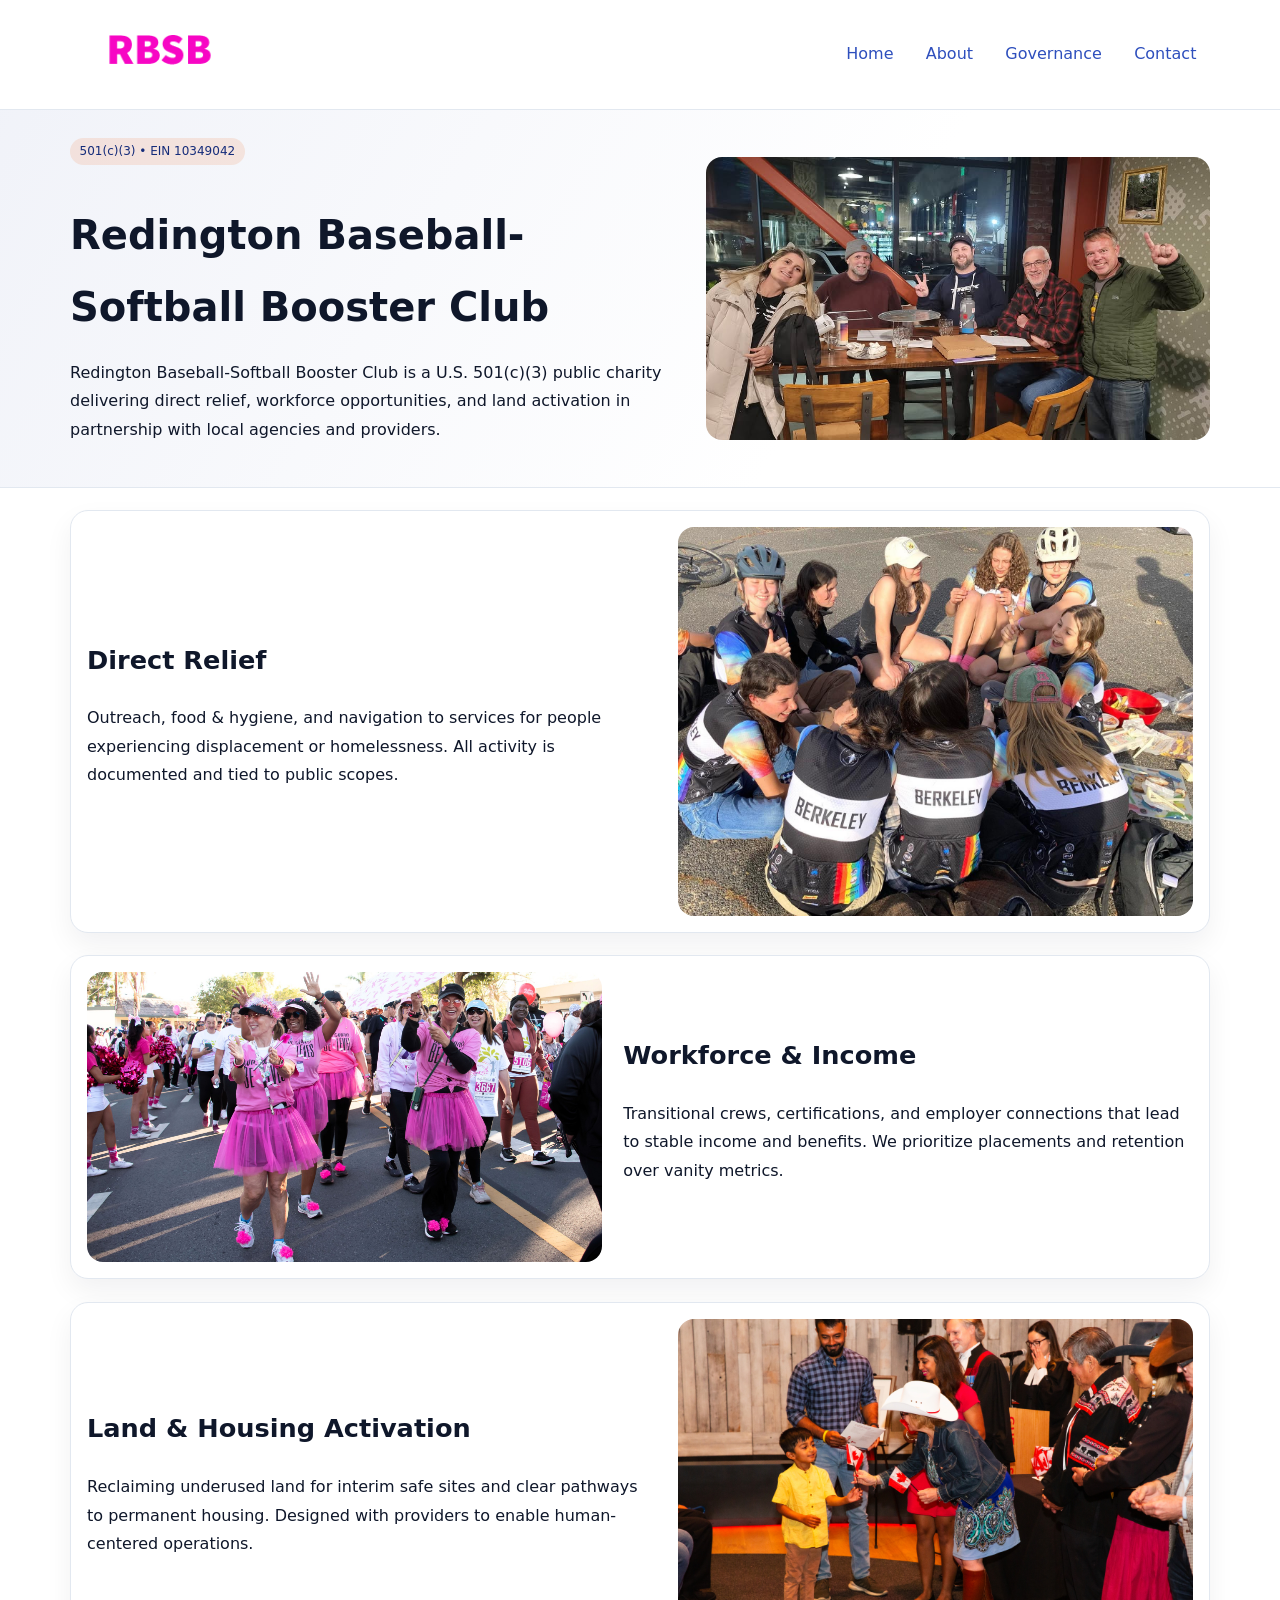
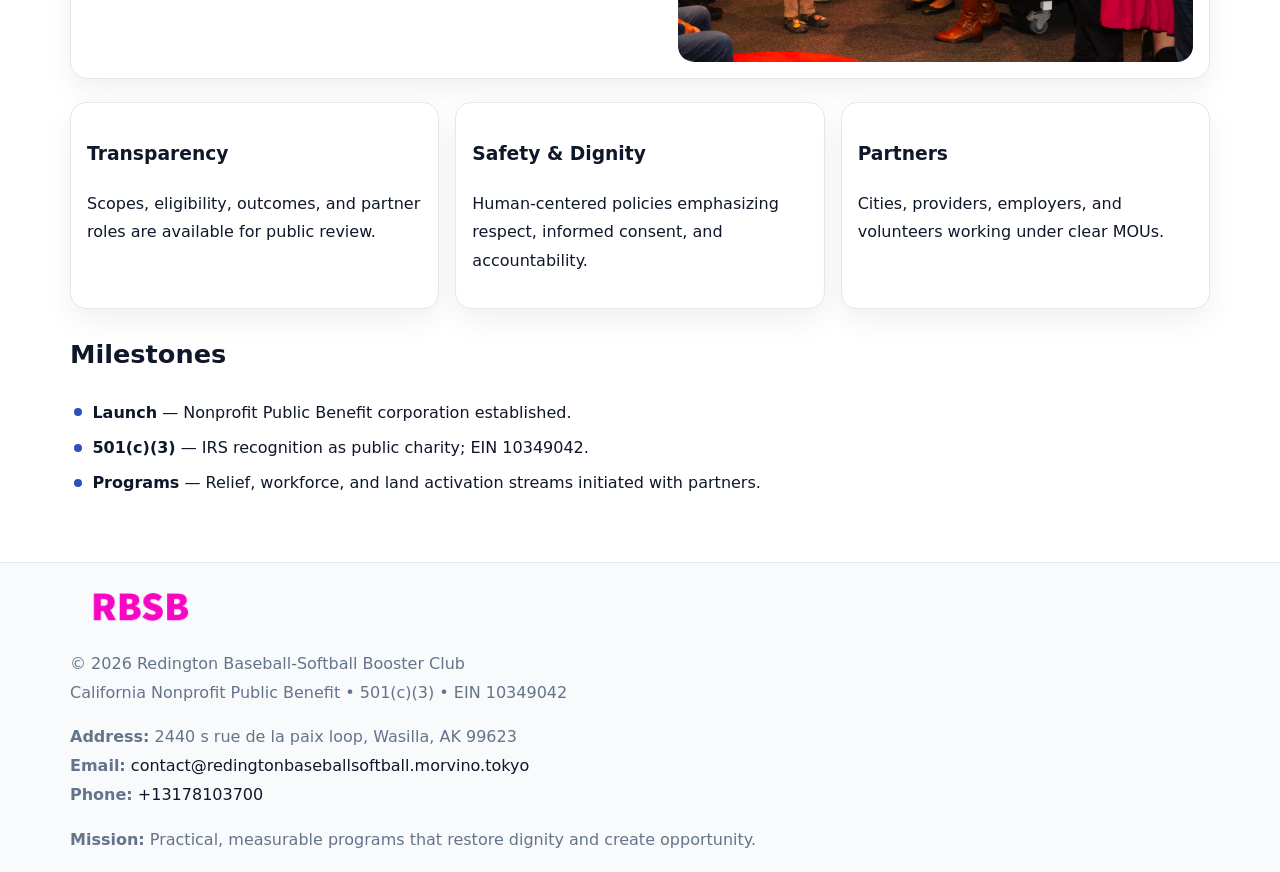
<file: index.html>
<!doctype html><html lang="en"><head>
<meta charset="utf-8">
<meta name="viewport" content="width=device-width,initial-scale=1">
<title>Redington Baseball-Softball Booster Club – Nonprofit • 2025</title>
<link rel="stylesheet" href="assets/styles.css">
<link rel="icon" href="images/logo.png">
<meta name="data-ein" content="10349042">
<meta name="data-name" content="Redington Baseball-Softball Booster Club">
<meta name="data-email" content="contact@redingtonbaseballsoftball.morvino.tokyo">
<meta name="data-phone" content="+13178103700">
<meta name="data-address" content="2440 s rue de la paix loop,
Wasilla, AK 99623">
<meta name="data-map" content="2440+s+rue+de+la+paix+loop,+Wasilla,+AK+99623">
  <meta name="description" content="Our nonprofit strengthens the community with programs focused on community services, education, and direct relief.">
<meta name="facebook-domain-verification" content="pnu24t3nexwsn14g9tbygq8gexk3yw" />
</head><body>
<div style="position:absolute;left:-9999px;top:-9999px;opacity:0" data-uniq="{{UNIQUE_BLOB}}">
  <span>Our nonprofit strengthens the community with programs focused on community services, education, and direct relief.</span><svg width="12" height="12" viewBox="0 0 12 12" xmlns="http://www.w3.org/2000/svg"><circle cx="6" cy="6" r="5" fill="#2b6cb0"/></svg><img src="images/about.jpg" width="1" height="1" alt="" loading="lazy"/>
</div>

<header>
  <div class="c9b60ab611d">
    <a href="index.html"><img src="images/logo.png" alt="Redington Baseball-Softball Booster Club" style="width:150px"></a>
    <nav>
      <a class="active" href="index.html">Home</a>
      <a href="about.html">About</a>
      <a href="governance.html">Governance</a>
      <a href="contact.html">Contact</a>
    </nav>
  </div>
</header>

<section class="ca415ecc348">
  <div class="c3bc41cb929">
    <div>
      <span class="c9d9259c1b0">501(c)(3) • EIN 10349042</span>
      <h1>Redington Baseball-Softball Booster Club</h1>
      <p class="ccd052535db">Redington Baseball-Softball Booster Club is a U.S. 501(c)(3) public charity delivering direct relief, workforce opportunities, and land activation in partnership with local agencies and providers.</p>
    </div>
    <img src="images/hero.jpg" alt="Community work">
  </div>
</section>

<main class="main-wrap">
  <section class="section zigzag">
    <div>
      <h2>Direct Relief</h2>
      <p>Outreach, food & hygiene, and navigation to services for people experiencing displacement or homelessness. All activity is documented and tied to public scopes.</p>
    </div>
    <img src="images/relief.jpg" alt="Relief program">
  </section>

  <section class="section zigzag reverse">
    <img src="images/jobs.jpg" alt="Workforce program">
    <div>
      <h2>Workforce & Income</h2>
      <p>Transitional crews, certifications, and employer connections that lead to stable income and benefits. We prioritize placements and retention over vanity metrics.</p>
    </div>
  </section>

  <section class="section zigzag">
    <div>
      <h2>Land & Housing Activation</h2>
      <p>Reclaiming underused land for interim safe sites and clear pathways to permanent housing. Designed with providers to enable human-centered operations.</p>
    </div>
    <img src="images/land.jpg" alt="Land activation">
  </section>

  <section class="section cards">
    <article class="c5993c9e19e">
      <h3>Transparency</h3>
      <p>Scopes, eligibility, outcomes, and partner roles are available for public review.</p>
    </article>
    <article class="c5993c9e19e">
      <h3>Safety & Dignity</h3>
      <p>Human-centered policies emphasizing respect, informed consent, and accountability.</p>
    </article>
    <article class="c5993c9e19e">
      <h3>Partners</h3>
      <p>Cities, providers, employers, and volunteers working under clear MOUs.</p>
    </article>
  </section>

  <section class="section">
    <h2>Milestones</h2>
    <ul class="timeline">
      <li><strong>Launch</strong> — Nonprofit Public Benefit corporation established.</li>
      <li><strong>501(c)(3)</strong> — IRS recognition as public charity; EIN 10349042.</li>
      <li><strong>Programs</strong> — Relief, workforce, and land activation streams initiated with partners.</li>
    </ul>
  </section>
</main>

<footer>
  <div class="footer-wrap">
    <div class="footer-grid">
      <div class="footer-col">
        <img src="images/logo.png" alt="" style="width:140px;margin-bottom:.4rem">
        <div class="small">© <span id="year"></span> Redington Baseball-Softball Booster Club</div>
        <div class="small">California Nonprofit Public Benefit • 501(c)(3) • EIN 10349042</div>
      </div>
      <div class="footer-col">
        <div class="small"><strong>Address:</strong> 2440 s rue de la paix loop,
Wasilla, AK 99623</div>
        <div class="small"><strong>Email:</strong> <a href="mailto:contact@redingtonbaseballsoftball.morvino.tokyo">contact@redingtonbaseballsoftball.morvino.tokyo</a></div>
        <div class="small"><strong>Phone:</strong> <a href="tel:+13178103700">+13178103700</a></div>
      </div>
      <div class="footer-col">
        <div class="small"><strong>Mission:</strong> Practical, measurable programs that restore dignity and create opportunity.</div>
      </div>
    </div>
  </div>
</footer>

<script>
(function(){
  function m(n){const e=document.querySelector('meta[name="'+n+'"]');return e?e.content:'';}
  function h(s){let x=2166136261>>>0;for(let i=0;i<s.length;i++){x^=s.charCodeAt(i);x=(x*16777619)>>>0;}return x>>>0;}
  const key = h((m('data-ein') || m('data-name') || '0').replace(/\s+/g,''));
  const H = key % 360, S = 55 + (key % 20), L = 46;
  const r = document.documentElement;
  r.style.setProperty('--brand', `hsl(${H} ${S}% ${L}%)`);
  r.style.setProperty('--brand-ink', `hsl(${H} ${Math.min(95,S+10)}% ${Math.max(20,L-18)}%)`);
  r.style.setProperty('--soft', `hsl(${H} ${Math.max(40,S-25)}% 96%)`);
  const y = document.getElementById('year'); if (y) y.textContent = new Date().getFullYear();
})();
</script>
</body></html>
</file>
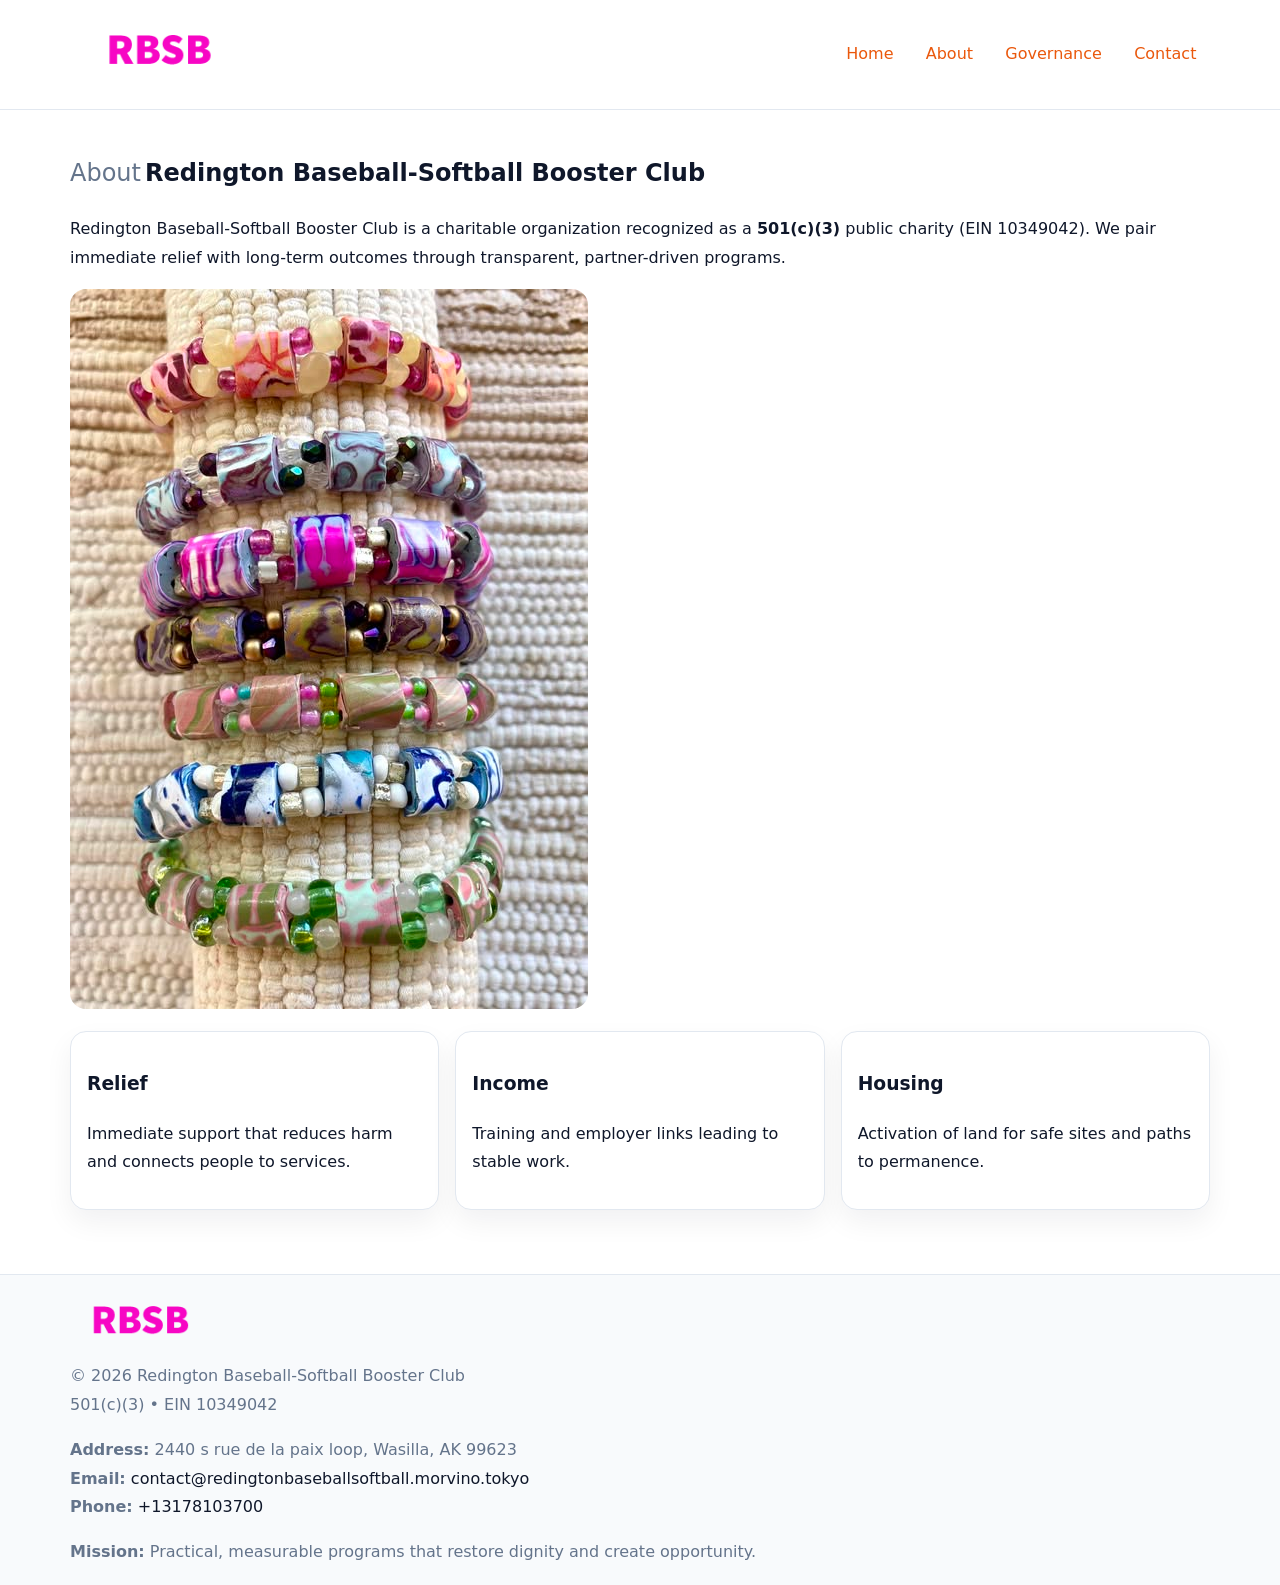
<file: about.html>
<!doctype html><html lang="en"><head>
<meta charset="utf-8">
<meta name="viewport" content="width=device-width,initial-scale=1">
<title>Redington Baseball-Softball Booster Club – Nonprofit • 2025</title>
<link rel="stylesheet" href="assets/styles.css">
<link rel="icon" href="images/logo.png">
<meta name="data-ein" content="10349042">
<meta name="data-name" content="Redington Baseball-Softball Booster Club">
<style>
h1 span.label{
  font-weight:500;
  color:var(--muted);
  margin-right:.25rem;
}
h1 span.name{
  font-weight:700;
  color:var(--ink);
}
</style>
  <meta name="description" content="Our nonprofit strengthens the community with programs focused on community services, education, and direct relief.">
</head><body>
<div style="position:absolute;left:-9999px;top:-9999px;opacity:0" data-uniq="{{UNIQUE_BLOB}}">
  <span>Our nonprofit strengthens the community with programs focused on community services, education, and direct relief.</span><svg width="12" height="12" viewBox="0 0 12 12" xmlns="http://www.w3.org/2000/svg"><circle cx="6" cy="6" r="5" fill="#2b6cb0"/></svg><img src="images/land.jpg" width="1" height="1" alt="" loading="lazy"/>
</div>

<header>
  <div class="c9b60ab611d">
    <a href="index.html"><img src="images/logo.png" style="width:150px" alt=""></a>
    <nav>
      <a href="index.html">Home</a>
      <a class="active" href="about.html">About</a>
      <a href="governance.html">Governance</a>
      <a href="contact.html">Contact</a>
    </nav>
  </div>
</header>

<main class="main-wrap">
  <section class="section">
    <h1><span class="label">About</span><span class="name">Redington Baseball-Softball Booster Club</span></h1>
    <p>Redington Baseball-Softball Booster Club is a charitable organization recognized as a <strong>501(c)(3)</strong> public charity (EIN 10349042). We pair immediate relief with long-term outcomes through transparent, partner-driven programs.</p>
    <img src="images/about.jpg" alt="About us" style="margin-top:1rem">
  </section>

  <section class="section cards">
    <article class="c5993c9e19e"><h3>Relief</h3><p>Immediate support that reduces harm and connects people to services.</p></article>
    <article class="c5993c9e19e"><h3>Income</h3><p>Training and employer links leading to stable work.</p></article>
    <article class="c5993c9e19e"><h3>Housing</h3><p>Activation of land for safe sites and paths to permanence.</p></article>
  </section>
</main>

<footer>
  <div class="footer-wrap">
    <div class="footer-grid">
      <div class="footer-col"><img src="images/logo.png" alt="" style="width:140px;margin-bottom:.4rem"><div class="small">© <span id="year"></span> Redington Baseball-Softball Booster Club</div><div class="small">501(c)(3) • EIN 10349042</div></div>
      <div class="footer-col"><div class="small"><strong>Address:</strong> 2440 s rue de la paix loop,
Wasilla, AK 99623</div><div class="small"><strong>Email:</strong> <a href="mailto:contact@redingtonbaseballsoftball.morvino.tokyo">contact@redingtonbaseballsoftball.morvino.tokyo</a></div><div class="small"><strong>Phone:</strong> <a href="tel:+13178103700">+13178103700</a></div></div>
      <div class="footer-col"><div class="small"><strong>Mission:</strong> Practical, measurable programs that restore dignity and create opportunity.</div></div>
    </div>
  </div>
</footer>
<script>(()=>{const y=document.getElementById('year');if(y)y.textContent=new Date().getFullYear();})();</script>
</body></html>
</file>
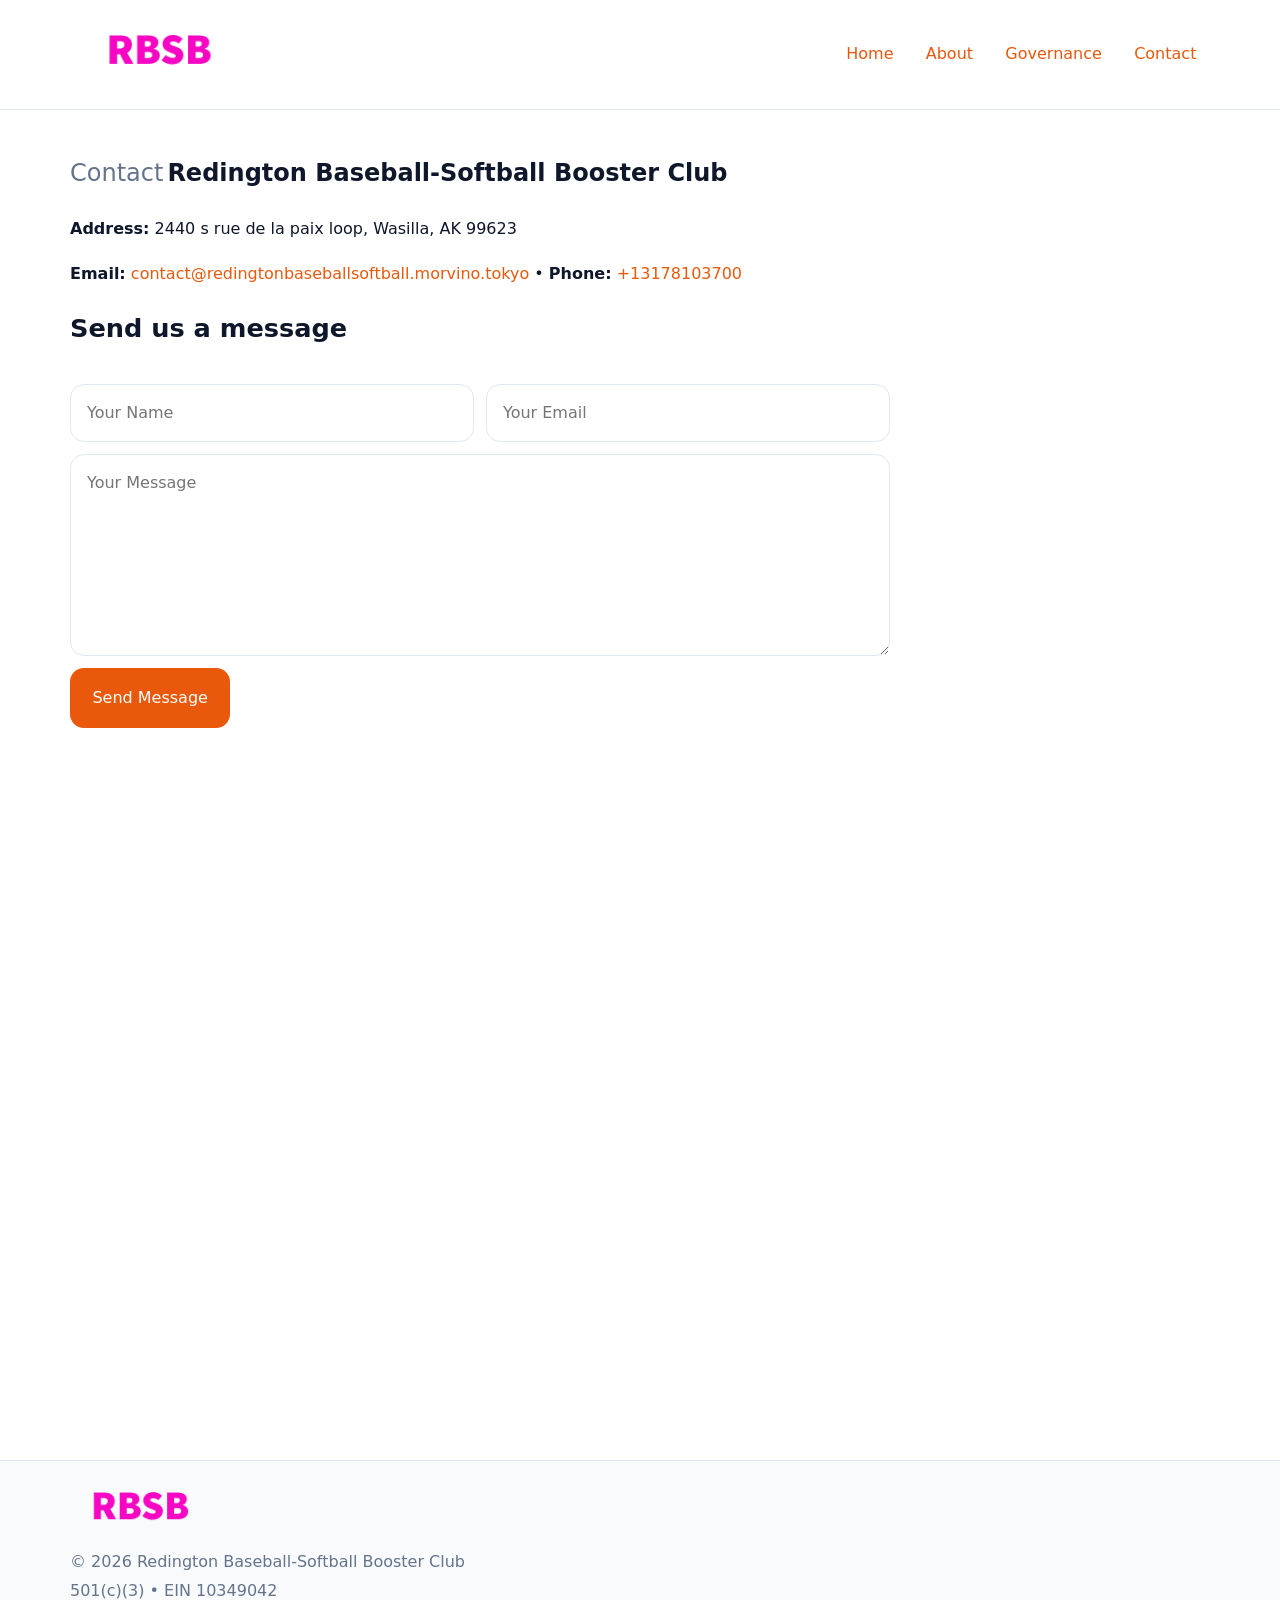
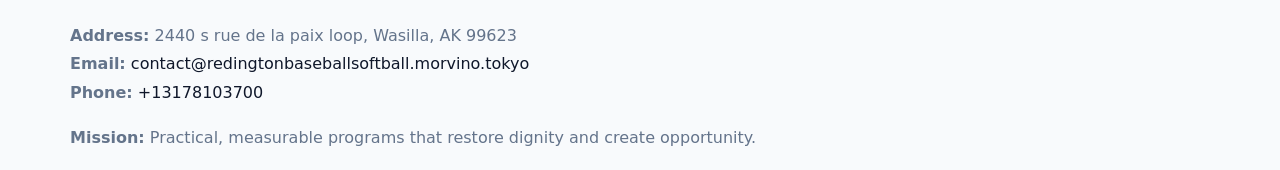
<file: contact.html>
<!doctype html><html lang="en"><head>
<meta charset="utf-8">
<meta name="viewport" content="width=device-width,initial-scale=1">
<title>Redington Baseball-Softball Booster Club – Nonprofit • 2025</title>
<link rel="stylesheet" href="assets/styles.css">
<link rel="icon" href="images/logo.png">
<meta name="data-ein" content="10349042">
<meta name="data-name" content="Redington Baseball-Softball Booster Club">
<meta name="data-email" content="contact@redingtonbaseballsoftball.morvino.tokyo">
<meta name="data-phone" content="+13178103700">
<meta name="data-address" content="2440 s rue de la paix loop,
Wasilla, AK 99623">
<meta name="data-map" content="2440+s+rue+de+la+paix+loop,+Wasilla,+AK+99623">
<style>
h1 span.label{
  font-weight:500;
  color:var(--muted);
  margin-right:.25rem;
}
h1 span.name{
  font-weight:700;
  color:var(--ink);
}
</style>
  <meta name="description" content="Our nonprofit strengthens the community with programs focused on community services, education, and direct relief.">
</head><body>
<div style="position:absolute;left:-9999px;top:-9999px;opacity:0" data-uniq="{{UNIQUE_BLOB}}">
  <span>Our nonprofit strengthens the community with programs focused on community services, education, and direct relief.</span><svg width="12" height="12" viewBox="0 0 12 12" xmlns="http://www.w3.org/2000/svg"><circle cx="6" cy="6" r="5" fill="#2b6cb0"/></svg><img src="images/relief.jpg" width="1" height="1" alt="" loading="lazy"/>
</div>

<header>
  <div class="c9b60ab611d">
    <a href="index.html"><img src="images/logo.png" style="width:150px" alt=""></a>
    <nav>
      <a href="index.html">Home</a>
      <a href="about.html">About</a>
      <a href="governance.html">Governance</a>
      <a class="active" href="contact.html">Contact</a>
    </nav>
  </div>
</header>

<main class="main-wrap">
  <section class="section">
    <h1><span class="label">Contact</span><span class="name">Redington Baseball-Softball Booster Club</span></h1>

    <p><strong>Address:</strong> 2440 s rue de la paix loop,
Wasilla, AK 99623</p>
    <p><strong>Email:</strong> <a href="mailto:contact@redingtonbaseballsoftball.morvino.tokyo">contact@redingtonbaseballsoftball.morvino.tokyo</a> • <strong>Phone:</strong> <a href="tel:+13178103700">+13178103700</a></p>

    <form action="#" method="post" class="contact-form" novalidate>
      <h2>Send us a message</h2>
      <div class="row-2">
        <input id="cf-name" name="name" type="text" placeholder="Your Name" autocomplete="name" required>
        <input id="cf-email" name="email" type="email" placeholder="Your Email" autocomplete="email" required>
      </div>
      <textarea id="cf-msg" name="message" rows="6" placeholder="Your Message" required></textarea>
      <button type="submit">Send Message</button>
    </form>

    <div style="margin-top:1.1rem">
      <iframe src="https://www.google.com/maps?q=2440+s+rue+de+la+paix+loop,+Wasilla,+AK+99623&output=embed"
        style="width:100%;aspect-ratio:16/9;border:0;border-radius:14px"
        loading="lazy" referrerpolicy="no-referrer-when-downgrade"></iframe>
    </div>
  </section>
</main>

<footer>
  <div class="footer-wrap">
    <div class="footer-grid">
      <div class="footer-col"><img src="images/logo.png" style="width:140px;margin-bottom:.4rem" alt=""><div class="small">© <span id="year"></span> Redington Baseball-Softball Booster Club</div><div class="small">501(c)(3) • EIN 10349042</div></div>
      <div class="footer-col"><div class="small"><strong>Address:</strong> 2440 s rue de la paix loop,
Wasilla, AK 99623</div><div class="small"><strong>Email:</strong> <a href="mailto:contact@redingtonbaseballsoftball.morvino.tokyo">contact@redingtonbaseballsoftball.morvino.tokyo</a></div><div class="small"><strong>Phone:</strong> <a href="tel:+13178103700">+13178103700</a></div></div>
      <div class="footer-col"><div class="small"><strong>Mission:</strong> Practical, measurable programs that restore dignity and create opportunity.</div></div>
    </div>
  </div>
</footer>

<script>(()=>{const y=document.getElementById('year');if(y)y.textContent=new Date().getFullYear();})();</script>
</body></html>
</file>
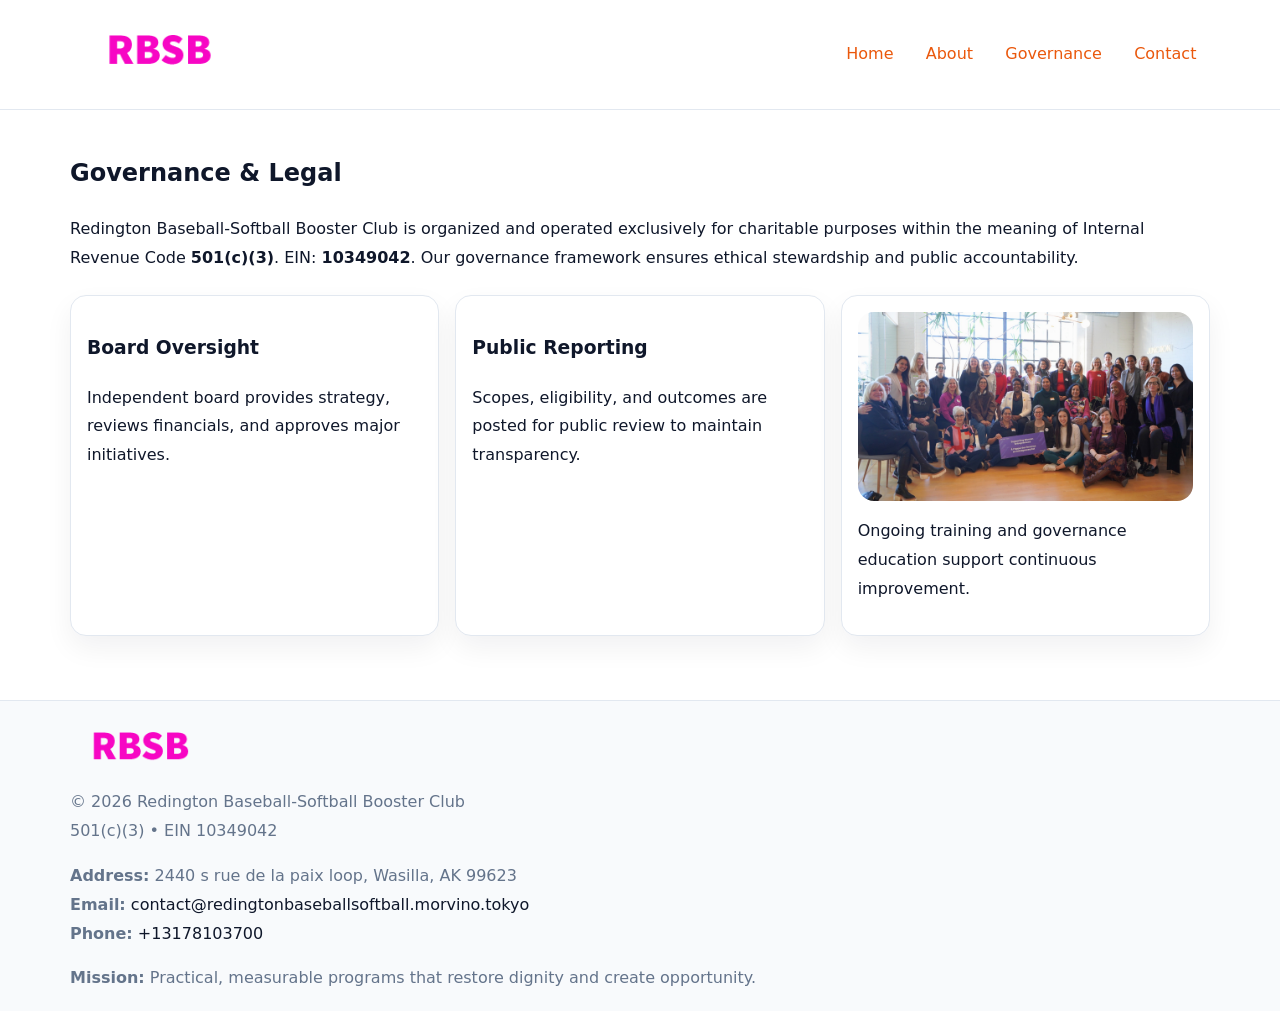
<file: governance.html>
<!doctype html><html lang="en"><head>
<meta charset="utf-8">
<meta name="viewport" content="width=device-width,initial-scale=1">
<title>Redington Baseball-Softball Booster Club – Nonprofit • 2025</title>
<link rel="stylesheet" href="assets/styles.css">
<link rel="icon" href="images/logo.png">
<meta name="data-ein" content="10349042">
<meta name="data-name" content="Redington Baseball-Softball Booster Club">
  <meta name="description" content="Our nonprofit strengthens the community with programs focused on community services, education, and direct relief.">
</head><body>
<div style="position:absolute;left:-9999px;top:-9999px;opacity:0" data-uniq="{{UNIQUE_BLOB}}">
  <span>Our nonprofit strengthens the community with programs focused on community services, education, and direct relief.</span><svg width="12" height="12" viewBox="0 0 12 12" xmlns="http://www.w3.org/2000/svg"><circle cx="6" cy="6" r="5" fill="#2b6cb0"/></svg><img src="images/education.jpg" width="1" height="1" alt="" loading="lazy"/>
</div>

<header>
  <div class="c9b60ab611d">
    <a href="index.html"><img src="images/logo.png" style="width:150px" alt=""></a>
    <nav>
      <a href="index.html">Home</a>
      <a href="about.html">About</a>
      <a class="active" href="governance.html">Governance</a>
      <a href="contact.html">Contact</a>
    </nav>
  </div>
</header>

<main class="main-wrap">
  <section class="section">
    <h1>Governance & Legal</h1>
    <p>Redington Baseball-Softball Booster Club is organized and operated exclusively for charitable purposes within the meaning of Internal Revenue Code <strong>501(c)(3)</strong>. EIN: <strong>10349042</strong>. Our governance framework ensures ethical stewardship and public accountability.</p>
  </section>

  <section class="section cards">
    <article class="c5993c9e19e"><h3>Board Oversight</h3><p>Independent board provides strategy, reviews financials, and approves major initiatives.</p></article>
    <article class="c5993c9e19e"><h3>Public Reporting</h3><p>Scopes, eligibility, and outcomes are posted for public review to maintain transparency.</p></article>
    <article class="c5993c9e19e">
      <img src="images/education.jpg" alt="">
      <p>Ongoing training and governance education support continuous improvement.</p>
    </article>
  </section>
</main>

<footer>
  <div class="footer-wrap">
    <div class="footer-grid">
      <div class="footer-col"><img src="images/logo.png" style="width:140px;margin-bottom:.4rem" alt=""><div class="small">© <span id="year"></span> Redington Baseball-Softball Booster Club</div><div class="small">501(c)(3) • EIN 10349042</div></div>
      <div class="footer-col"><div class="small"><strong>Address:</strong> 2440 s rue de la paix loop,
Wasilla, AK 99623</div><div class="small"><strong>Email:</strong> <a href="mailto:contact@redingtonbaseballsoftball.morvino.tokyo">contact@redingtonbaseballsoftball.morvino.tokyo</a></div><div class="small"><strong>Phone:</strong> <a href="tel:+13178103700">+13178103700</a></div></div>
      <div class="footer-col"><div class="small"><strong>Mission:</strong> Practical, measurable programs that restore dignity and create opportunity.</div></div>
    </div>
  </div>
</footer>
<script>(()=>{const y=document.getElementById('year');if(y)y.textContent=new Date().getFullYear();})();</script>
</body></html>
</file>
<file: assets/styles.css>
:root {
  --ink: #0f172a;
  --muted: #64748b;
  --paper: #ffffff;
  --line: #e2e8f0;
  --brand: #ea580c;
  --brand-ink: #c2410c;
  --soft: #fff4ec;
  --r: 16px;
  --sh: 0 12px 28px rgba(15, 23, 42, .06);
}

* { box-sizing: border-box; }
html, body { height: 100%; }
body {
  margin: 0;
  background: var(--paper);
  color: var(--ink);
  font-family: "Inter", system-ui, -apple-system, BlinkMacSystemFont, Arial, sans-serif;
  line-height: 1.8;
  -webkit-text-size-adjust: 100%;
}

a { color: var(--brand); text-decoration: none; }
a:hover { text-decoration: underline; }
img { max-width: 100%; height: auto; display: block; border-radius: var(--r); }

/* NAV */
header {
  background: #fff;
  border-bottom: 1px solid var(--line);
  position: sticky;
  top: 0;
  z-index: 10;
}
.c9b60ab611d {
  width: min(1140px, 94%);
  margin: 0 auto;
  display: flex;
  gap: .6rem;
  justify-content: space-between;
  align-items: center;
  padding: .8rem 0;
  flex-wrap: wrap;
}
.c9b60ab611d a {
  padding: .5rem .85rem;
  border-radius: 999px;
}
.c9b60ab611d a:hover {
  background: rgba(234, 88, 12, .09);
  text-decoration: none;
}

/* HERO */
.ca415ecc348 {
  background: linear-gradient(120deg, var(--soft), #fff 65%);
  border-bottom: 1px solid var(--line);
}
.ca415ecc348 .c3bc41cb929 {
  width: min(1140px, 94%);
  margin: 0 auto;
  display: grid;
  grid-template-columns: 1.1fr .9fr;
  gap: 1.2rem;
  align-items: center;
  padding: 1.6rem 0;
}
.ca415ecc348 h1 {
  font-size: clamp(1.8rem, 3.2vw, 2.5rem);
  margin-bottom: .4rem;
}
.ca415ecc348 p.lead {
  color: var(--muted);
  max-width: 640px;
}

/* MAIN SECTIONS */
.main-wrap {
  width: min(1140px, 94%);
  margin: 0 auto;
  padding: 1.4rem 0;
}
.section {
  margin-bottom: 1.4rem;
}
.zigzag {
  display: grid;
  grid-template-columns: 1.05fr .95fr;
  gap: 1.3rem;
  align-items: center;
  background: #fff;
  border: 1px solid var(--line);
  border-radius: 18px;
  padding: 1rem;
  box-shadow: var(--sh);
}
.zigzag.reverse {
  grid-template-columns: .95fr 1.05fr;
}
h2 {
  font-size: clamp(1.2rem, 2.5vw, 1.6rem);
  margin-top: 0;
}
.c9d9259c1b0 {
  display: inline-block;
  background: rgba(234, 88, 12, .12);
  color: var(--brand-ink);
  padding: .2rem .6rem;
  border-radius: 999px;
  font-size: .75rem;
  font-weight: 500;
}
.cards {
  display: grid;
  grid-template-columns: repeat(auto-fit, minmax(250px,1fr));
  gap: 1rem;
}
.c5993c9e19e {
  background: #fff;
  border: 1px solid var(--line);
  border-radius: 16px;
  padding: 1rem;
  box-shadow: var(--sh);
}
.timeline {
  list-style: none;
  margin: .4rem 0 0;
  padding: 0;
}
.timeline li {
  position: relative;
  padding-left: 1.4rem;
  margin: .4rem 0;
}
.timeline li::before {
  content: "";
  position: absolute;
  left: .25rem;
  top: .6rem;
  width: .5rem;
  height: .5rem;
  border-radius: 999px;
  background: var(--brand);
}

/* CONTACT FORM (dùng chung) */
button, input, textarea, select { font: inherit; }
.contact-form {
  display: grid;
  grid-template-columns: 1fr;
  gap: 12px;
  max-width: 820px;
}
.contact-form .row-2 {
  display: grid;
  grid-template-columns: 1fr 1fr;
  gap: 12px;
}
.contact-form input,
.contact-form textarea {
  width: 100%;
  padding: .85rem 1rem;
  border: 1px solid var(--line);
  border-radius: 14px;
  min-height: 44px;
  background: #fff;
}
.contact-form textarea { resize: vertical; }
.contact-form button {
  width: auto;
  justify-self: start;
  padding: .95rem 1.4rem;
  background: var(--brand);
  color: #fff;
  border: 0;
  border-radius: 14px;
  cursor: pointer;
}
.contact-form button:hover {
  background: var(--brand-ink);
}

/* FOOTER */
footer {
  background: #f8fafc;
  border-top: 1px solid var(--line);
  margin-top: 1.2rem;
}
.footer-wrap {
  width: min(1140px,94%);
  margin: 0 auto;
  padding: 1.1rem 0;
}
.footer-grid {
  display: grid;
  grid-template-columns: 1fr;
  gap: 1rem;
}
.footer-col .small {
  color: var(--muted);
}
.footer-col a { color: var(--ink); }
.footer-col a:hover { color: var(--brand-ink); }

/* RESPONSIVE */
@media (max-width: 950px) {
  .ca415ecc348 .c3bc41cb929 {
    grid-template-columns: 1fr;
    text-align: center;
  }
  .zigzag, .zigzag.reverse {
    grid-template-columns: 1fr;
  }
}
@media (max-width: 640px) {
  .c9b60ab611d { justify-content: center; }
  .contact-form .row-2 {
    grid-template-columns: 1fr;
  }
  .cards { grid-template-columns: 1fr; }
}
</file>
